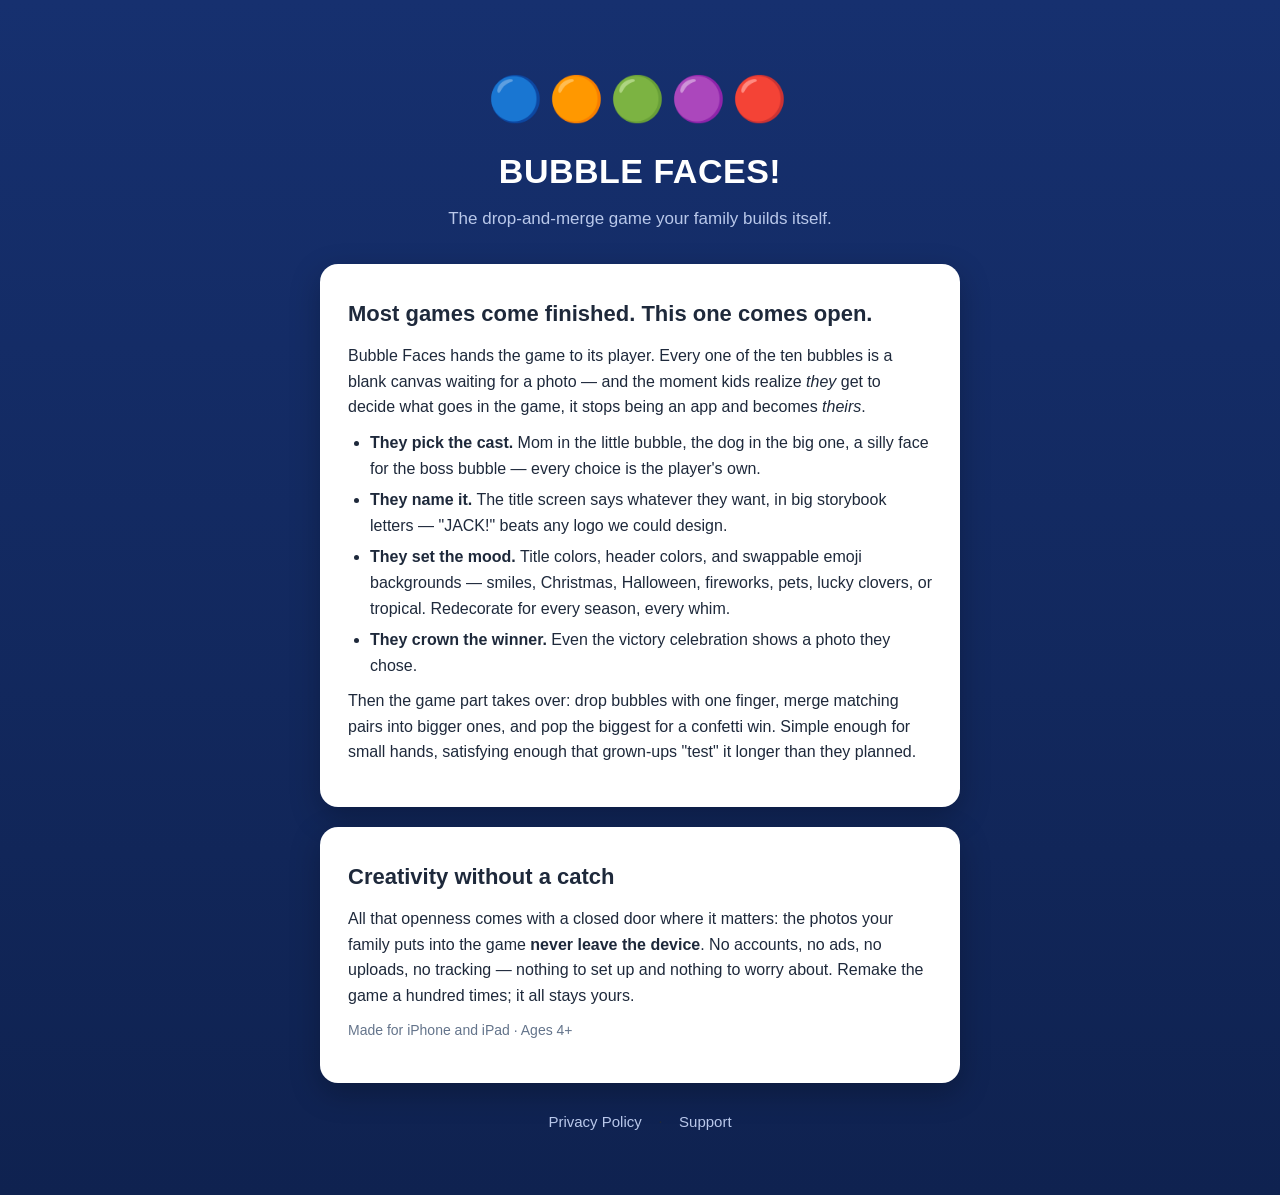
<file: index.html>
<!doctype html>
<html lang="en">
<head>
<meta charset="utf-8">
<meta name="viewport" content="width=device-width, initial-scale=1">
<title>Bubble Faces!</title>
<link rel="stylesheet" href="style.css">
</head>
<body>
<div class="wrap">
  <header>
    <div class="bubbles">🔵🟠🟢🟣🔴</div>
    <h1>BUBBLE FACES!</h1>
    <p class="tag">The drop-and-merge game your family builds itself.</p>
  </header>

  <div class="card">
    <h2>Most games come finished. This one comes open.</h2>
    <p>Bubble Faces hands the game to its player. Every one of the ten
    bubbles is a blank canvas waiting for a photo — and the moment kids
    realize <em>they</em> get to decide what goes in the game, it stops being
    an app and becomes <em>theirs</em>.</p>
    <ul>
      <li><strong>They pick the cast.</strong> Mom in the little bubble, the
      dog in the big one, a silly face for the boss bubble — every choice is
      the player's own.</li>
      <li><strong>They name it.</strong> The title screen says whatever they
      want, in big storybook letters — "JACK!" beats any logo we could
      design.</li>
      <li><strong>They set the mood.</strong> Title colors, header colors,
      and swappable emoji backgrounds — smiles, Christmas, Halloween,
      fireworks, pets, lucky clovers, or tropical. Redecorate for every
      season, every whim.</li>
      <li><strong>They crown the winner.</strong> Even the victory
      celebration shows a photo they chose.</li>
    </ul>
    <p>Then the game part takes over: drop bubbles with one finger, merge
    matching pairs into bigger ones, and pop the biggest for a confetti
    win. Simple enough for small hands, satisfying enough that grown-ups
    "test" it longer than they planned.</p>
  </div>

  <div class="card" style="margin-top:20px">
    <h2>Creativity without a catch</h2>
    <p>All that openness comes with a closed door where it matters: the
    photos your family puts into the game <strong>never leave the
    device</strong>. No accounts, no ads, no uploads, no tracking — nothing
    to set up and nothing to worry about. Remake the game a hundred times;
    it all stays yours.</p>
    <p class="muted">Made for iPhone and iPad · Ages 4+</p>
  </div>

  <nav>
    <a href="privacy/">Privacy Policy</a> ·
    <a href="support/">Support</a>
  </nav>
</div>
</body>
</html>
</file>
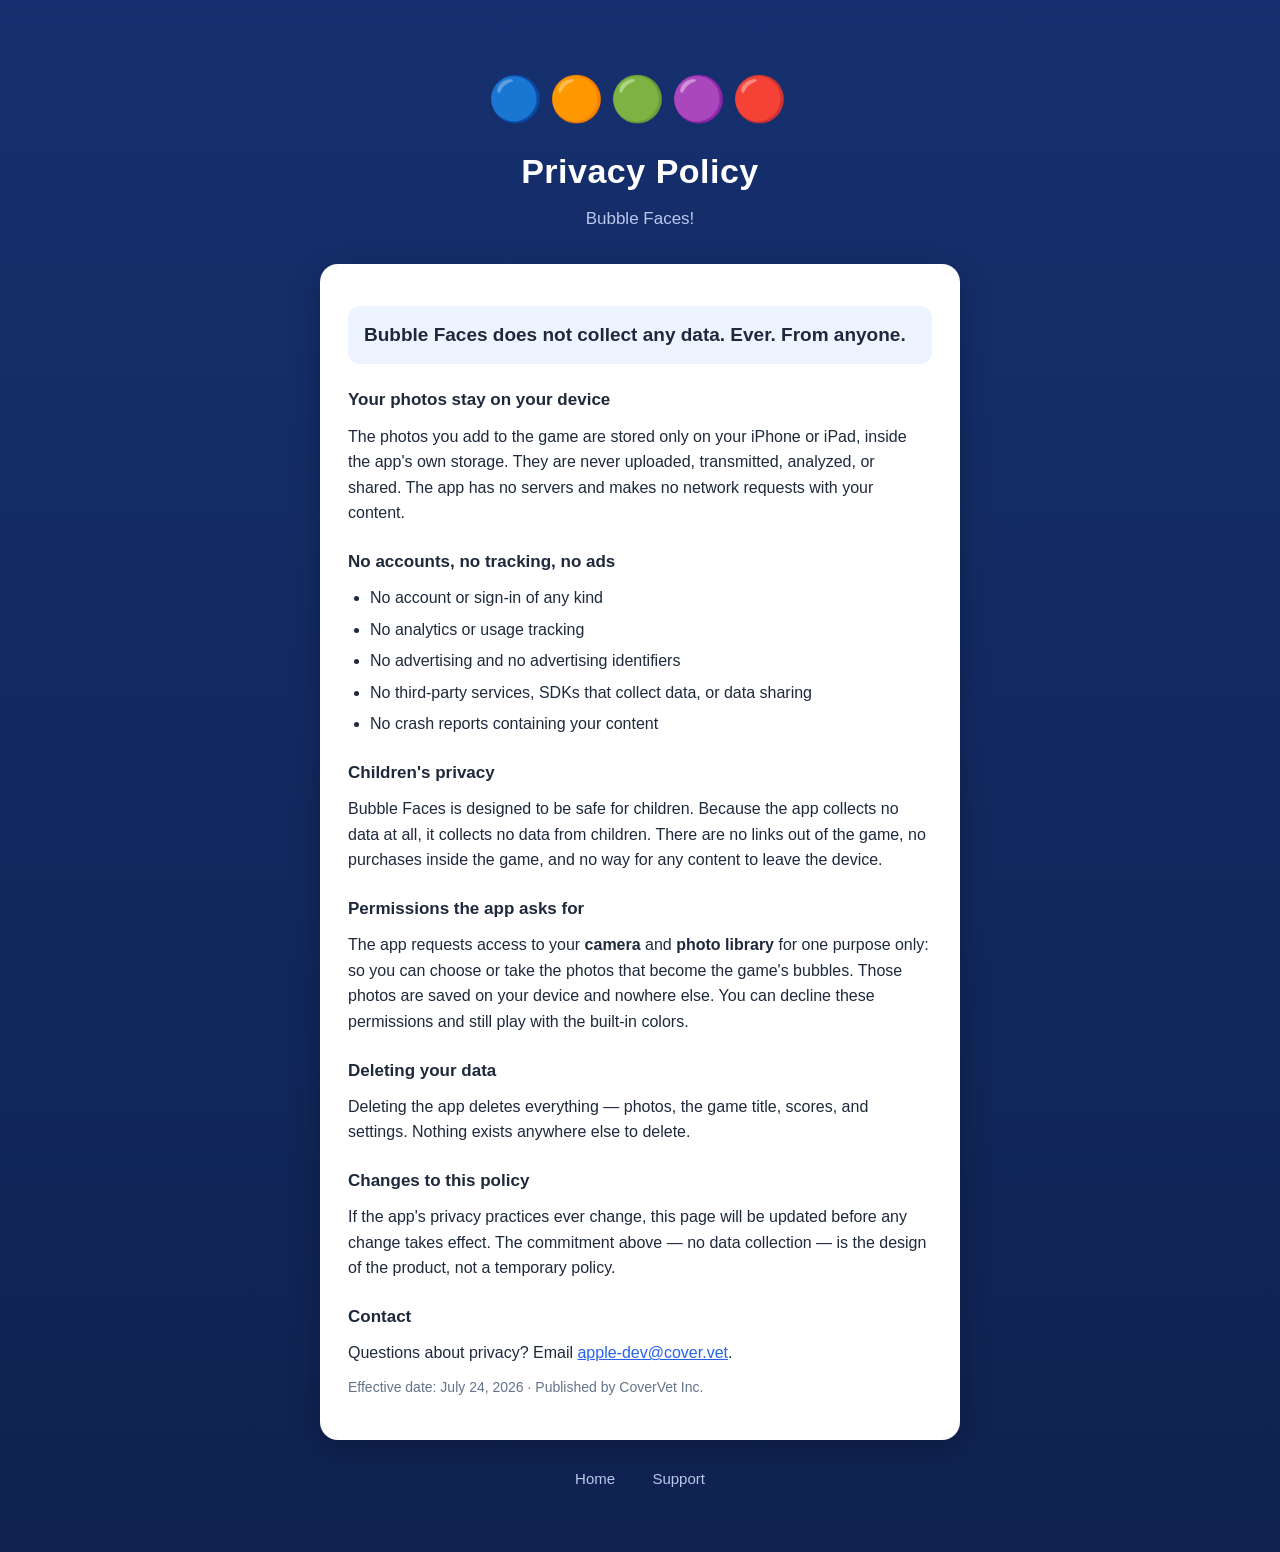
<file: privacy/index.html>
<!doctype html>
<html lang="en">
<head>
<meta charset="utf-8">
<meta name="viewport" content="width=device-width, initial-scale=1">
<title>Privacy Policy — Bubble Faces!</title>
<link rel="stylesheet" href="../style.css">
</head>
<body>
<div class="wrap">
  <header>
    <div class="bubbles">🔵🟠🟢🟣🔴</div>
    <h1>Privacy Policy</h1>
    <p class="tag">Bubble Faces!</p>
  </header>
  <div class="card">
    <p class="big">Bubble Faces does not collect any data. Ever. From anyone.</p>

    <h3>Your photos stay on your device</h3>
    <p>The photos you add to the game are stored only on your iPhone or iPad,
    inside the app's own storage. They are never uploaded, transmitted,
    analyzed, or shared. The app has no servers and makes no network requests
    with your content.</p>

    <h3>No accounts, no tracking, no ads</h3>
    <ul>
      <li>No account or sign-in of any kind</li>
      <li>No analytics or usage tracking</li>
      <li>No advertising and no advertising identifiers</li>
      <li>No third-party services, SDKs that collect data, or data sharing</li>
      <li>No crash reports containing your content</li>
    </ul>

    <h3>Children's privacy</h3>
    <p>Bubble Faces is designed to be safe for children. Because the app
    collects no data at all, it collects no data from children. There are no
    links out of the game, no purchases inside the game, and no way for any
    content to leave the device.</p>

    <h3>Permissions the app asks for</h3>
    <p>The app requests access to your <strong>camera</strong> and
    <strong>photo library</strong> for one purpose only: so you can choose or
    take the photos that become the game's bubbles. Those photos are saved on
    your device and nowhere else. You can decline these permissions and still
    play with the built-in colors.</p>

    <h3>Deleting your data</h3>
    <p>Deleting the app deletes everything — photos, the game title, scores,
    and settings. Nothing exists anywhere else to delete.</p>

    <h3>Changes to this policy</h3>
    <p>If the app's privacy practices ever change, this page will be updated
    before any change takes effect. The commitment above — no data collection —
    is the design of the product, not a temporary policy.</p>

    <h3>Contact</h3>
    <p>Questions about privacy? Email
    <a href="mailto:apple-dev@cover.vet">apple-dev@cover.vet</a>.</p>

    <p class="muted">Effective date: July 24, 2026 · Published by CoverVet Inc.</p>
  </div>
  <nav>
    <a href="../">Home</a> ·
    <a href="../support/">Support</a>
  </nav>
</div>
</body>
</html>
</file>
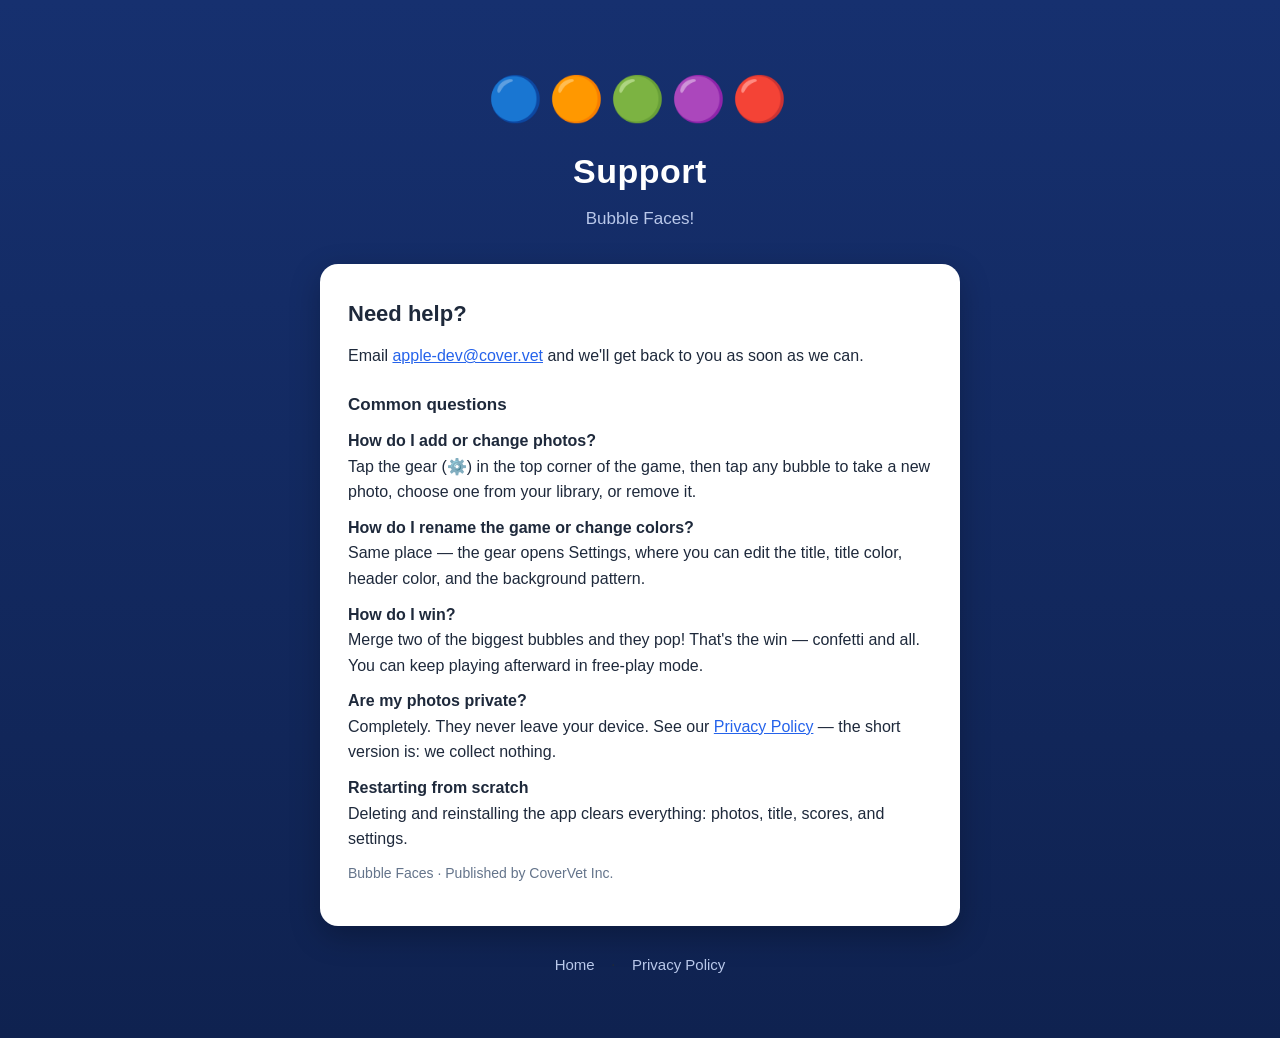
<file: support/index.html>
<!doctype html>
<html lang="en">
<head>
<meta charset="utf-8">
<meta name="viewport" content="width=device-width, initial-scale=1">
<title>Support — Bubble Faces!</title>
<link rel="stylesheet" href="../style.css">
</head>
<body>
<div class="wrap">
  <header>
    <div class="bubbles">🔵🟠🟢🟣🔴</div>
    <h1>Support</h1>
    <p class="tag">Bubble Faces!</p>
  </header>
  <div class="card">
    <h2>Need help?</h2>
    <p>Email <a href="mailto:apple-dev@cover.vet">apple-dev@cover.vet</a> and
    we'll get back to you as soon as we can.</p>

    <h3>Common questions</h3>

    <p><strong>How do I add or change photos?</strong><br>
    Tap the gear (⚙️) in the top corner of the game, then tap any bubble to
    take a new photo, choose one from your library, or remove it.</p>

    <p><strong>How do I rename the game or change colors?</strong><br>
    Same place — the gear opens Settings, where you can edit the title, title
    color, header color, and the background pattern.</p>

    <p><strong>How do I win?</strong><br>
    Merge two of the biggest bubbles and they pop! That's the win — confetti
    and all. You can keep playing afterward in free-play mode.</p>

    <p><strong>Are my photos private?</strong><br>
    Completely. They never leave your device. See our
    <a href="../privacy/">Privacy Policy</a> — the short version is: we collect
    nothing.</p>

    <p><strong>Restarting from scratch</strong><br>
    Deleting and reinstalling the app clears everything: photos, title, scores,
    and settings.</p>

    <p class="muted">Bubble Faces · Published by CoverVet Inc.</p>
  </div>
  <nav>
    <a href="../">Home</a> ·
    <a href="../privacy/">Privacy Policy</a>
  </nav>
</div>
</body>
</html>
</file>
<file: style.css>
:root {
  --navy: #16306f;
  --navy-deep: #0f2250;
  --text: #1e293b;
  --muted: #64748b;
  --card: #ffffff;
}
* { margin: 0; padding: 0; box-sizing: border-box; }
body {
  font-family: -apple-system, BlinkMacSystemFont, "Segoe UI", Roboto, Helvetica, Arial, sans-serif;
  background: linear-gradient(180deg, var(--navy) 0%, var(--navy-deep) 100%);
  min-height: 100vh;
  color: var(--text);
  line-height: 1.6;
}
.wrap { max-width: 680px; margin: 0 auto; padding: 40px 20px 60px; }
header { text-align: center; color: #fff; padding: 24px 0 32px; }
header .bubbles { font-size: 44px; letter-spacing: 6px; }
header h1 { font-size: 34px; font-weight: 900; margin-top: 10px; letter-spacing: 0.5px; }
header p.tag { color: #b9c8ea; margin-top: 6px; font-size: 17px; }
.card {
  background: var(--card);
  border-radius: 18px;
  padding: 32px 28px;
  box-shadow: 0 10px 30px rgba(0,0,0,0.25);
}
.card h2 { font-size: 22px; margin-bottom: 12px; }
.card h3 { font-size: 17px; margin: 22px 0 6px; }
.card p { margin: 10px 0; }
.card ul { margin: 10px 0 10px 22px; }
.card li { margin: 6px 0; }
.big {
  font-size: 19px;
  font-weight: 700;
  background: #eef4ff;
  border-radius: 12px;
  padding: 14px 16px;
  margin: 16px 0;
}
.muted { color: var(--muted); font-size: 14px; margin-top: 18px; }
a { color: #2563eb; }
nav { text-align: center; margin-top: 26px; }
nav a { color: #b9c8ea; margin: 0 12px; font-size: 15px; text-decoration: none; }
nav a:hover { color: #fff; text-decoration: underline; }
</file>
